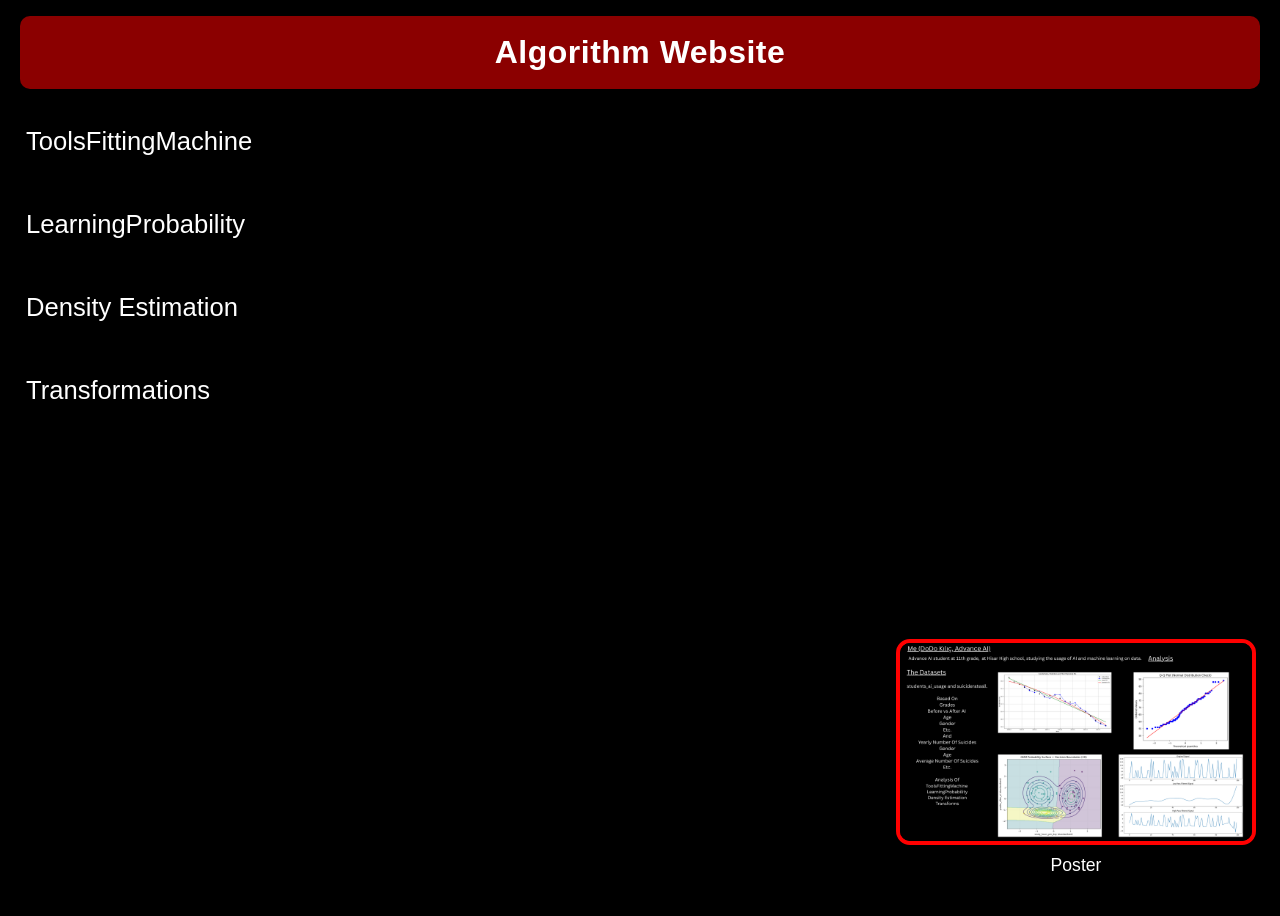
<file: algorithm.html>
<!DOCTYPE html>
<html lang="en">
<head>
  <meta charset="UTF-8" />
  <meta name="viewport" content="width=device-width, initial-scale=1.0" />
  <title>Algorithm Website</title>
  <style>
    * {
      box-sizing: border-box;
      margin: 0;
      padding: 0;
    }

    body {
      font-family: Arial, Helvetica, sans-serif;
      background: #000;
      color: #fff;
      min-height: 100vh;
      overflow-x: hidden;
    }

    .top-banner {
      width: calc(100% - 40px);
      margin: 16px 20px 0 20px;
      background: darkred;
      color: white;
      text-align: center;
      padding: 18px 12px;
      font-size: 2rem;
      font-weight: bold;
      border-radius: 10px;
      letter-spacing: 0.5px;
    }

    .page-content {
      min-height: calc(100vh - 90px);
      position: relative;
      padding: 30px 20px 20px 20px;
    }

    .left-link-panel {
      padding-top: 8px;
      padding-left: 6px;
      display: flex;
      flex-direction: column;
      gap: 54px;
      align-items: flex-start;
    }

    .tool-link {
      color: white;
      font-size: 1.6rem;
      text-decoration: none;
      font-weight: 500;
      transition: color 0.2s ease, text-shadow 0.2s ease;
    }

    .tool-link:hover {
      color: #ff4d4d;
      text-shadow: 0 0 10px rgba(255, 0, 0, 0.35);
    }

    .poster-card {
      position: fixed;
      right: 24px;
      bottom: 24px;
      width: min(360px, 32vw);
      text-align: center;
      z-index: 5;
    }

    .poster-image {
      width: 100%;
      display: block;
      border: 4px solid red;
      border-radius: 14px;
      cursor: pointer;
      transition: transform 0.25s ease, box-shadow 0.25s ease;
      background: #111;
    }

    .poster-image:hover {
      transform: scale(1.03);
      box-shadow: 0 0 22px rgba(255, 0, 0, 0.45);
    }

    .caption {
      margin-top: 10px;
      font-size: 1.1rem;
      color: white;
    }

    .overlay {
      display: none;
      position: fixed;
      inset: 0;
      background: rgba(0, 0, 0, 0.88);
      justify-content: center;
      align-items: center;
      padding: 30px;
      z-index: 999;
    }

    .overlay.active {
      display: flex;
    }

    .overlay-content {
      max-width: 92vw;
      max-height: 92vh;
      text-align: center;
    }

    .overlay img {
      max-width: 100%;
      max-height: 82vh;
      border: 5px solid red;
      border-radius: 16px;
      background: #111;
      box-shadow: 0 0 28px rgba(255, 0, 0, 0.4);
    }

    .overlay .caption {
      margin-top: 14px;
      font-size: 1.2rem;
    }

    .close-text {
      margin-top: 12px;
      font-size: 0.95rem;
      color: #ddd;
    }

    @media (max-width: 900px) {
      .poster-card {
        width: min(280px, 42vw);
        right: 16px;
        bottom: 16px;
      }

      .top-banner {
        font-size: 1.5rem;
      }

      .tool-link {
        font-size: 1.3rem;
      }
    }

    @media (max-width: 600px) {
      .poster-card {
        position: static;
        width: 100%;
        max-width: 320px;
        margin: 40px auto 0 auto;
      }

      .page-content {
        padding-bottom: 40px;
      }
    }
  </style>
</head>
<body>
  <div class="top-banner">Algorithm Website</div>

  <main class="page-content">
    <div class="left-link-panel">
      <a
        href="https://github.com/DorukKilic1/Advance-AI-Github/blob/main/Data%20Science%20Fitting"
        target="_blank"
        rel="noopener noreferrer"
        class="tool-link"
      >
        ToolsFittingMachine
      </a>

      <a
        href="https://github.com/DorukKilic1/Advance-AI-Github/blob/main/Grades.ipynb"
        target="_blank"
        rel="noopener noreferrer"
        class="tool-link"
      >
        LearningProbability
      </a>

      <a
        href="https://github.com/DorukKilic1/Advance-AI-Github/blob/main/Density%20Estimation.ipynb"
        target="_blank"
        rel="noopener noreferrer"
        class="tool-link"
      >
        Density Estimation
      </a>

      <a
        href="https://github.com/DorukKilic1/Advance-AI-Github/blob/main/presentation.ipynb"
        target="_blank"
        rel="noopener noreferrer"
        class="tool-link"
      >
        Transformations
      </a>
    </div>

    <div class="poster-card">
      <img
        src="poster.png"
        alt="Poster"
        class="poster-image"
        id="posterImage"
      />
      <div class="caption">Poster</div>
    </div>
  </main>

  <div class="overlay" id="imageOverlay">
    <div class="overlay-content">
      <img src="poster.png" alt="Poster enlarged" />
      <div class="caption">Poster</div>
      <div class="close-text">Click anywhere to close</div>
    </div>
  </div>

  <script>
    const posterImage = document.getElementById("posterImage");
    const imageOverlay = document.getElementById("imageOverlay");

    posterImage.addEventListener("click", () => {
      imageOverlay.classList.add("active");
    });

    imageOverlay.addEventListener("click", () => {
      imageOverlay.classList.remove("active");
    });
  </script>
</body>
</html>
</file>
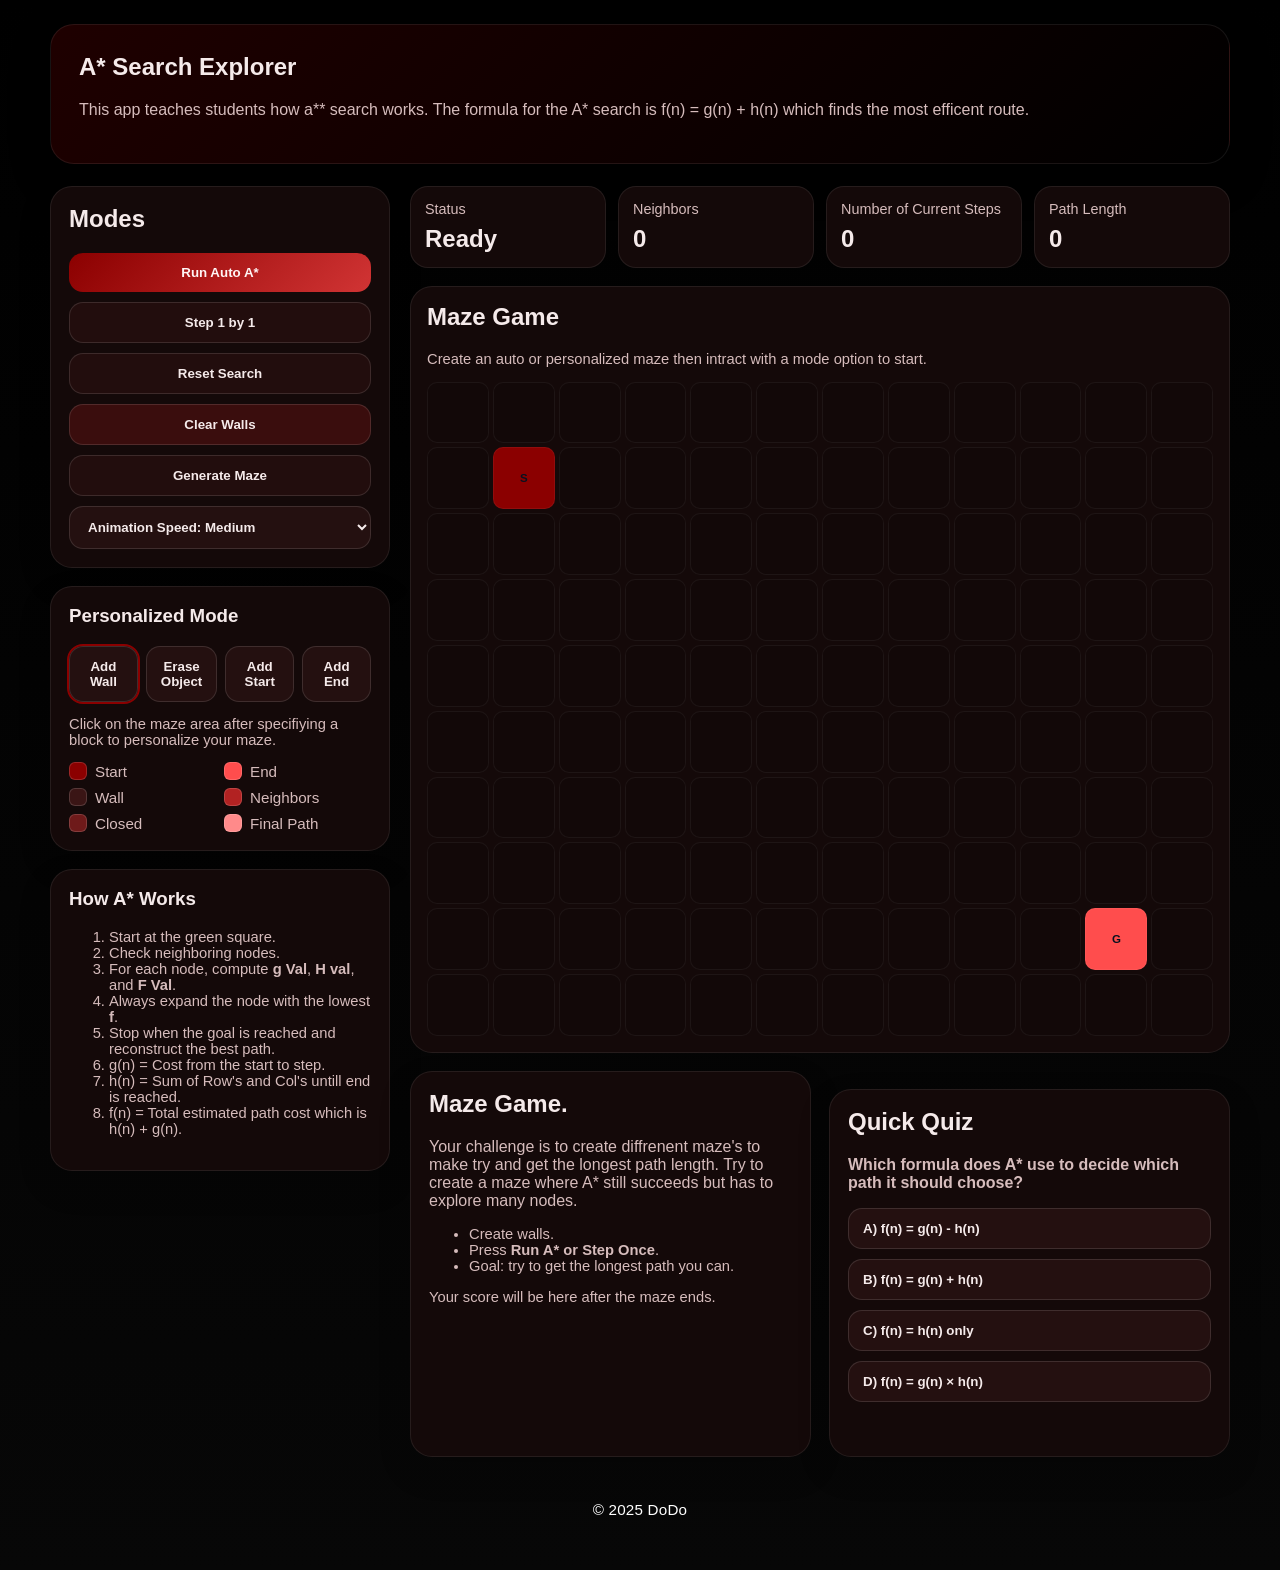
<file: astar.html>
<!DOCTYPE html><!--  https://dorukkilic1.github.io/Advance-AI-Github/astar.html  -->
<html lang="en">
<head>
  <meta charset="UTF-8" />
  <meta name="viewport" content="width=device-width, initial-scale=1.0" />
  <title>A* Search Explorer</title>
  <meta name="description" content="A website made by DoDo that teaches the A* search algorithm." />
  <style>
    :root {
      --bg: #070707;
      --panel: #140909;
      --panel-2: #241010;
      --text: #f5eaea;
      --muted: #d6bcbc;
      --accent: #8b0000;
      --accent-2: #d13434;
      --good: #ff6b6b;
      --warn: #b22222;
      --bad: #ff4d4d;
      --wall: #3a1515;
      --open: #b22222;
      --closed: #6e1a1a;
      --path: #ff8a8a;
      --start: #8b0000;
      --goal: #ff4d4d;
      --cell: #120808;
    }

    * { box-sizing: border-box; }
    body {
      margin: 0;
      font-family: Arial, Helvetica, sans-serif;
      background: linear-gradient(180deg, #000000, var(--bg));
      color: var(--text);
    }

    .container {
      width: min(1180px, 94%);
      margin: 0 auto;
      padding: 24px 0 40px;
    }

    h1, h2, h3, p { margin-top: 0; }

    .hero {
      background: linear-gradient(135deg, rgba(139,0,0,0.22), rgba(0,0,0,0.72));
      border: 1px solid rgba(255,255,255,0.08);
      border-radius: 24px;
      padding: 28px;
      margin-bottom: 22px;
      box-shadow: 0 14px 40px rgba(0,0,0,0.25);
    }

    .hero p, .panel p, .panel li { color: var(--muted); }

    .layout {
      display: grid;
      grid-template-columns: 340px 1fr;
      gap: 20px;
    }

    .panel {
      background: var(--panel);
      border: 1px solid rgba(255,255,255,0.08);
      border-radius: 22px;
      padding: 18px;
      box-shadow: 0 14px 32px rgba(0,0,0,0.2);
    }

    .panel + .panel { margin-top: 18px; }

    .controls {
      display: grid;
      gap: 10px;
    }

    button, select {
      width: 100%;
      padding: 12px 14px;
      border-radius: 14px;
      border: 1px solid rgba(255,255,255,0.12);
      background: var(--panel-2);
      color: var(--text);
      font-weight: 700;
      cursor: pointer;
    }

    button:hover, select:hover { filter: brightness(1.06); }

    .primary {
      background: linear-gradient(135deg, var(--accent), var(--accent-2));
      color: #fff5f5;
      border: none;
    }

    .secondary { background: #220d0d; }
    .danger { background: #3a0d0d; }

    .legend {
      display: grid;
      grid-template-columns: repeat(2, 1fr);
      gap: 8px;
      margin-top: 10px;
    }

    .legend-item {
      display: flex;
      align-items: center;
      gap: 8px;
      font-size: 0.95rem;
      color: var(--muted);
    }

    .swatch {
      width: 18px;
      height: 18px;
      border-radius: 6px;
      border: 1px solid rgba(255,255,255,0.15);
    }

    .workspace {
      display: grid;
      gap: 18px;
    }

    .top-cards {
      display: grid;
      grid-template-columns: repeat(4, 1fr);
      gap: 12px;
    }

    .stat {
      background: var(--panel);
      border: 1px solid rgba(255,255,255,0.08);
      border-radius: 18px;
      padding: 14px;
    }

    .stat-label {
      color: var(--muted);
      font-size: 0.9rem;
      margin-bottom: 8px;
    }

    .stat-value {
      font-size: 1.5rem;
      font-weight: 800;
    }

    .board-wrap {
      background: var(--panel);
      border: 1px solid rgba(255,255,255,0.08);
      border-radius: 22px;
      padding: 16px;
    }

    .board {
      display: grid;
      grid-template-columns: repeat(12, 1fr);
      gap: 4px;
      user-select: none;
      touch-action: manipulation;
    }

    .cell {
      aspect-ratio: 1 / 1;
      border-radius: 10px;
      background: var(--cell);
      display: flex;
      align-items: center;
      justify-content: center;
      font-size: 0.72rem;
      font-weight: 700;
      color: #08111f;
      border: 1px solid rgba(255,255,255,0.05);
      transition: transform 0.1s ease, filter 0.15s ease;
    }

    .cell:hover {
      transform: scale(1.03);
      filter: brightness(1.08);
      cursor: pointer;
    }

    .empty { background: var(--cell); color: #b7c3f0; }
    .wall { background: var(--wall); color: #c7d2fe; }
    .start { background: var(--start); }
    .goal { background: var(--goal); }
    .open { background: var(--open); }
    .closed { background: var(--closed); }
    .path { background: var(--path); }

    .info-grid {
      display: grid;
      grid-template-columns: 1fr 1fr;
      gap: 18px;
    }

    .quiz-options {
      display: grid;
      gap: 10px;
      margin-top: 12px;
    }

    .quiz-btn {
      text-align: left;
      font-weight: 600;
    }

    .feedback {
      margin-top: 12px;
      min-height: 24px;
      font-weight: 700;
    }

    .small {
      font-size: 0.92rem;
      color: var(--muted);
    }

    .tool-row {
      display: grid;
      grid-template-columns: repeat(4, 1fr);
      gap: 8px;
      margin-bottom: 14px;
    }

    .tool.active {
      outline: 2px solid var(--accent);
    }

    .footer-note {
      margin-top: 18px;
      color: #ffffff;
      font-size: 0.9rem;
      text-align: center;
    }

    .site-footer {
      text-align: center;
      color: #ffffff;
      font-size: 0.95rem;
      padding: 26px 0 12px;
      letter-spacing: 0.2px;
    }

    @media (max-width: 980px) {
      .layout, .info-grid, .top-cards { grid-template-columns: 1fr; }
      .tool-row { grid-template-columns: repeat(2, 1fr); }
    }
  </style>
</head>
<body>
  <div class="container">
    <section class="hero">
      <h1>A* Search Explorer</h1>
      <p>
        This app teaches students how a** search works. 
        The formula for the A* search is f(n) = g(n) + h(n) which finds the most efficent route.
      </p>
      <p class="small">
      </p>
    </section>

    <div class="layout">
      <aside>
        <div class="panel">
          <h2>Modes</h2>
          <div class="controls">
            <button class="primary" id="runBtn">Run Auto A*</button>
            <button class="secondary" id="stepBtn">Step 1 by 1</button>
            <button class="secondary" id="resetSearchBtn">Reset Search</button>
            <button class="danger" id="clearWallsBtn">Clear Walls</button>
            <button class="secondary" id="newMazeBtn">Generate Maze</button>
            <select id="speedSelect">
              <option value="500">Animation Speed: Slow</option>
              <option value="220" selected>Animation Speed: Medium</option>
              <option value="80">Animation Speed: Fast</option>
            </select>
          </div>
        </div>

        <div class="panel">
          <h3>Personalized Mode</h3>
          <div class="tool-row">
            <button class="tool active" data-tool="wall">Add Wall</button>
            <button class="tool" data-tool="erase">Erase Object</button>
            <button class="tool" data-tool="start">Add Start</button>
            <button class="tool" data-tool="goal">Add End</button>
          </div>
          <p class="small">Click on the maze area after specifiying a block to personalize your maze.</p>
          <div class="legend">
            <div class="legend-item"><span class="swatch" style="background: var(--start)"></span>Start</div>
            <div class="legend-item"><span class="swatch" style="background: var(--goal)"></span>End</div>
            <div class="legend-item"><span class="swatch" style="background: var(--wall)"></span>Wall</div>
            <div class="legend-item"><span class="swatch" style="background: var(--open)"></span>Neighbors</div>
            <div class="legend-item"><span class="swatch" style="background: var(--closed)"></span>Closed</div>
            <div class="legend-item"><span class="swatch" style="background: var(--path)"></span>Final Path</div>
          </div>
        </div>

        <div class="panel">
          <h3>How A* Works</h3>
          <ol class="small">
            <li>Start at the green square.</li>
            <li>Check neighboring nodes.</li>
            <li>For each node, compute <strong>g Val</strong>, <strong>H val</strong>, and <strong>F Val</strong>.</li>
            <li>Always expand the node with the lowest <strong>f</strong>.</li>
            <li>Stop when the goal is reached and reconstruct the best path.</li>
            <li>g(n) = Cost from the start to step.</li>
            <li>h(n) = Sum of Row's and Col's untill end is reached.</li>
            <li>f(n) = Total estimated path cost which is h(n) + g(n).</li>
          </ol>
        </div>
      </aside>

      <section class="workspace">
        <div class="top-cards">
          <div class="stat">
            <div class="stat-label">Status</div>
            <div class="stat-value" id="statusText">Ready</div>
          </div>
          <div class="stat">
            <div class="stat-label">Neighbors</div>
            <div class="stat-value" id="openCount">0</div>
          </div>
          <div class="stat">
            <div class="stat-label">Number of Current Steps</div>
            <div class="stat-value" id="closedCount">0</div>
          </div>
          <div class="stat">
            <div class="stat-label">Path Length</div>
            <div class="stat-value" id="pathLength">0</div>
          </div>
        </div>

        <div class="board-wrap">
          <h2>Maze Game</h2>
          <p class="small">Create an auto or personalized maze then intract with a mode option to start.</p>
          <div class="board" id="board"></div>
        </div>

        <div class="info-grid">
          <div class="panel">
            <h2>Maze Game.</h2>
            <p>
              Your challenge is to create diffrenent maze's to make try and get the longest path length.
              Try to create a maze where A* still succeeds but has to explore many nodes.
            </p>
            <ul class="small">
              <li>Create walls.</li>
              <li>Press <strong>Run A* or Step Once</strong>.</li>
              <li>Goal: try to get the longest path you can.</li>
            </ul>
            <p class="small" id="challengeResult">Your score will be here after the maze ends.</p>
          </div>

          <div class="panel">
            <h2>Quick Quiz</h2>
            <p><strong>Which formula does A* use to decide which path it should choose?</strong></p>
            <div class="quiz-options">
              <button class="quiz-btn" data-correct="false">A) f(n) = g(n) - h(n)</button>
              <button class="quiz-btn" data-correct="true">B) f(n) = g(n) + h(n)</button>
              <button class="quiz-btn" data-correct="false">C) f(n) = h(n) only</button>
              <button class="quiz-btn" data-correct="false">D) f(n) = g(n) × h(n)</button>
            </div>
            <div class="feedback" id="quizFeedback"></div>
          </div>
        </div>
      </section>
    </div>

    <p class="footer-note"></p>
    <div class="site-footer">© 2025 DoDo</div>
  </div>

  <script>
    const rows = 10;
    const cols = 12;
    const boardEl = document.getElementById('board');
    const statusText = document.getElementById('statusText');
    const openCountEl = document.getElementById('openCount');
    const closedCountEl = document.getElementById('closedCount');
    const pathLengthEl = document.getElementById('pathLength');
    const challengeResultEl = document.getElementById('challengeResult');
    const speedSelect = document.getElementById('speedSelect');

    let currentTool = 'wall';
    let running = false;
    let animationTimer = null;

    let start = { r: 1, c: 1 };
    let goal = { r: 8, c: 10 };

    let grid = [];
    let searchState = null;

    function makeCell(r, c) {
      return {
        r, c,
        wall: false,
        open: false,
        closed: false,
        path: false,
        g: Infinity,
        h: 0,
        f: Infinity,
        parent: null
      };
    }

    function initGrid() {
      grid = Array.from({ length: rows }, (_, r) =>
        Array.from({ length: cols }, (_, c) => makeCell(r, c))
      );
      searchState = null;
      updateStats();
      renderBoard();
    }

    function resetSearchMarks() {
      stopAnimation();
      for (const row of grid) {
        for (const cell of row) {
          cell.open = false;
          cell.closed = false;
          cell.path = false;
          cell.g = Infinity;
          cell.h = 0;
          cell.f = Infinity;
          cell.parent = null;
        }
      }
      searchState = null;
      statusText.textContent = 'Ready';
      challengeResultEl.textContent = 'Challenge score will appear here after the run.';
      updateStats();
      renderBoard();
    }

    function clearWalls() {
      for (const row of grid) {
        for (const cell of row) cell.wall = false;
      }
      resetSearchMarks();
    }

    function heuristic(a, b) {
      return Math.abs(a.r - b.r) + Math.abs(a.c - b.c);
    }

    function getNeighbors(cell) {
      const dirs = [[1,0],[-1,0],[0,1],[0,-1]];
      const result = [];
      for (const [dr, dc] of dirs) {
        const nr = cell.r + dr;
        const nc = cell.c + dc;
        if (nr >= 0 && nr < rows && nc >= 0 && nc < cols) {
          result.push(grid[nr][nc]);
        }
      }
      return result;
    }

    function prepareSearch() {
      resetSearchMarks();
      const startCell = grid[start.r][start.c];
      const goalCell = grid[goal.r][goal.c];
      startCell.g = 0;
      startCell.h = heuristic(start, goal);
      startCell.f = startCell.h;
      startCell.open = true;
      searchState = {
        openSet: [startCell],
        finished: false,
        found: false,
        goalCell
      };
      statusText.textContent = 'Searching';
      updateStats();
      renderBoard();
    }

    function reconstructPath(endCell) {
      let cur = endCell;
      let length = 0;
      while (cur) {
        cur.path = true;
        cur.open = false;
        cur.closed = false;
        cur = cur.parent;
        length++;
      }
      pathLengthEl.textContent = Math.max(0, length - 1);
    }

    function stepSearch() {
      if (!searchState) prepareSearch();
      if (!searchState || searchState.finished) return;

      const openSet = searchState.openSet;
      if (openSet.length === 0) {
        searchState.finished = true;
        statusText.textContent = 'No Path';
        challengeResultEl.textContent = 'No valid path. Try removing some walls.';
        stopAnimation();
        updateStats();
        renderBoard();
        return;
      }

      openSet.sort((a, b) => a.f - b.f || a.h - b.h);
      const current = openSet.shift();
      current.open = false;
      current.closed = true;

      if (current.r === goal.r && current.c === goal.c) {
        searchState.finished = true;
        searchState.found = true;
        reconstructPath(current);
        statusText.textContent = 'Path Found';
        const visited = countCells('closed');
        const pathLen = Number(pathLengthEl.textContent);
        challengeResultEl.textContent = `Success. Challenge score: ${visited + pathLen}. You made A* visit ${visited} nodes and the path length is ${pathLen}.`;
        stopAnimation();
        updateStats();
        renderBoard();
        return;
      }

      for (const neighbor of getNeighbors(current)) {
        if (neighbor.wall || neighbor.closed) continue;

        const tentativeG = current.g + 1;
        if (tentativeG < neighbor.g) {
          neighbor.parent = current;
          neighbor.g = tentativeG;
          neighbor.h = heuristic(neighbor, goal);
          neighbor.f = neighbor.g + neighbor.h;

          if (!neighbor.open) {
            neighbor.open = true;
            openSet.push(neighbor);
          }
        }
      }

      updateStats();
      renderBoard();
    }

    function runAnimated() {
      if (running) return;
      if (!searchState) prepareSearch();
      running = true;
      const delay = Number(speedSelect.value);
      animationTimer = setInterval(() => {
        if (!searchState || searchState.finished) {
          stopAnimation();
          return;
        }
        stepSearch();
      }, delay);
    }

    function stopAnimation() {
      running = false;
      if (animationTimer) clearInterval(animationTimer);
      animationTimer = null;
    }

    function countCells(kind) {
      let count = 0;
      for (const row of grid) {
        for (const cell of row) {
          if (cell[kind]) count++;
        }
      }
      return count;
    }

    function updateStats() {
      openCountEl.textContent = countCells('open');
      closedCountEl.textContent = countCells('closed');
      if (statusText.textContent !== 'Path Found') {
        pathLengthEl.textContent = countCells('path') > 0 ? countCells('path') - 1 : 0;
      }
    }

    function classForCell(cell) {
      if (cell.r === start.r && cell.c === start.c) return 'start';
      if (cell.r === goal.r && cell.c === goal.c) return 'goal';
      if (cell.path) return 'path';
      if (cell.wall) return 'wall';
      if (cell.closed) return 'closed';
      if (cell.open) return 'open';
      return 'empty';
    }

    function labelForCell(cell) {
      if (cell.r === start.r && cell.c === start.c) return 'S';
      if (cell.r === goal.r && cell.c === goal.c) return 'G';
      if (cell.open || cell.closed) return Math.round(cell.f);
      return '';
    }

    function renderBoard() {
      boardEl.innerHTML = '';
      for (let r = 0; r < rows; r++) {
        for (let c = 0; c < cols; c++) {
          const cell = grid[r][c];
          const div = document.createElement('div');
          div.className = `cell ${classForCell(cell)}`;
          div.textContent = labelForCell(cell);
          div.addEventListener('click', () => handleCellClick(r, c));
          boardEl.appendChild(div);
        }
      }
    }

    function handleCellClick(r, c) {
      if (running) return;
      const cell = grid[r][c];
      resetSearchMarks();

      if (currentTool === 'wall') {
        if ((r === start.r && c === start.c) || (r === goal.r && c === goal.c)) return;
        cell.wall = !cell.wall;
      } else if (currentTool === 'erase') {
        cell.wall = false;
      } else if (currentTool === 'start') {
        if (cell.wall || (r === goal.r && c === goal.c)) return;
        start = { r, c };
      } else if (currentTool === 'goal') {
        if (cell.wall || (r === start.r && c === start.c)) return;
        goal = { r, c };
      }

      renderBoard();
    }

    function generateMaze() {
      stopAnimation();
      for (const row of grid) {
        for (const cell of row) {
          cell.wall = false;
        }
      }

      for (let r = 0; r < rows; r++) {
        for (let c = 0; c < cols; c++) {
          const isStartOrGoal = (r === start.r && c === start.c) || (r === goal.r && c === goal.c);
          if (!isStartOrGoal && Math.random() < 0.26) {
            grid[r][c].wall = true;
          }
        }
      }

      // Clear a rough corridor to increase chance of solvability
      for (let c = Math.min(start.c, goal.c); c <= Math.max(start.c, goal.c); c++) grid[start.r][c].wall = false;
      for (let r = Math.min(start.r, goal.r); r <= Math.max(start.r, goal.r); r++) grid[r][goal.c].wall = false;

      resetSearchMarks();
    }

    document.getElementById('runBtn').addEventListener('click', runAnimated);
    document.getElementById('stepBtn').addEventListener('click', () => {
      stopAnimation();
      stepSearch();
    });
    document.getElementById('resetSearchBtn').addEventListener('click', resetSearchMarks);
    document.getElementById('clearWallsBtn').addEventListener('click', clearWalls);
    document.getElementById('newMazeBtn').addEventListener('click', generateMaze);

    document.querySelectorAll('.tool').forEach(btn => {
      btn.addEventListener('click', () => {
        document.querySelectorAll('.tool').forEach(b => b.classList.remove('active'));
        btn.classList.add('active');
        currentTool = btn.dataset.tool;
      });
    });

    document.querySelectorAll('.quiz-btn').forEach(btn => {
      if (btn.classList.contains('extra-quiz') || btn.classList.contains('extra-quiz-2')) return;
      btn.addEventListener('click', () => {
        const correct = btn.dataset.correct === 'true';
        const feedback = document.getElementById('quizFeedback');
        if (correct) {
          feedback.textContent = 'Correct. A* uses f(n) = g(n) + h(n).';
          feedback.style.color = 'var(--good)';
        } else {
          feedback.textContent = 'Not quite. A* adds the real cost so far and the estimated cost to the goal.';
          feedback.style.color = 'var(--bad)';
        }
      });
    });

    document.querySelectorAll('.extra-quiz').forEach(btn => {
      btn.addEventListener('click', () => {
        const feedback = document.getElementById('quizFeedback2');
        if (btn.dataset.answer === 'correct') {
          feedback.textContent = 'Correct. After the first move, g(n) = 1.';
          feedback.style.color = 'var(--good)';
        } else {
          feedback.textContent = 'Try again. g(n) is the cost so far, so after one move it is 1.';
          feedback.style.color = 'var(--bad)';
        }
      });
    });

    document.querySelectorAll('.extra-quiz-2').forEach(btn => {
      btn.addEventListener('click', () => {
        const feedback = document.getElementById('quizFeedback3');
        if (btn.dataset.answer === 'correct') {
          feedback.textContent = 'Correct. h(n) = 10 in that step using Manhattan distance.';
          feedback.style.color = 'var(--good)';
        } else {
          feedback.textContent = 'Not yet. The row difference and column difference add to 10.';
          feedback.style.color = 'var(--bad)';
        }
      });
    });

    initGrid();
  </script>
</body>
</html>
</file>
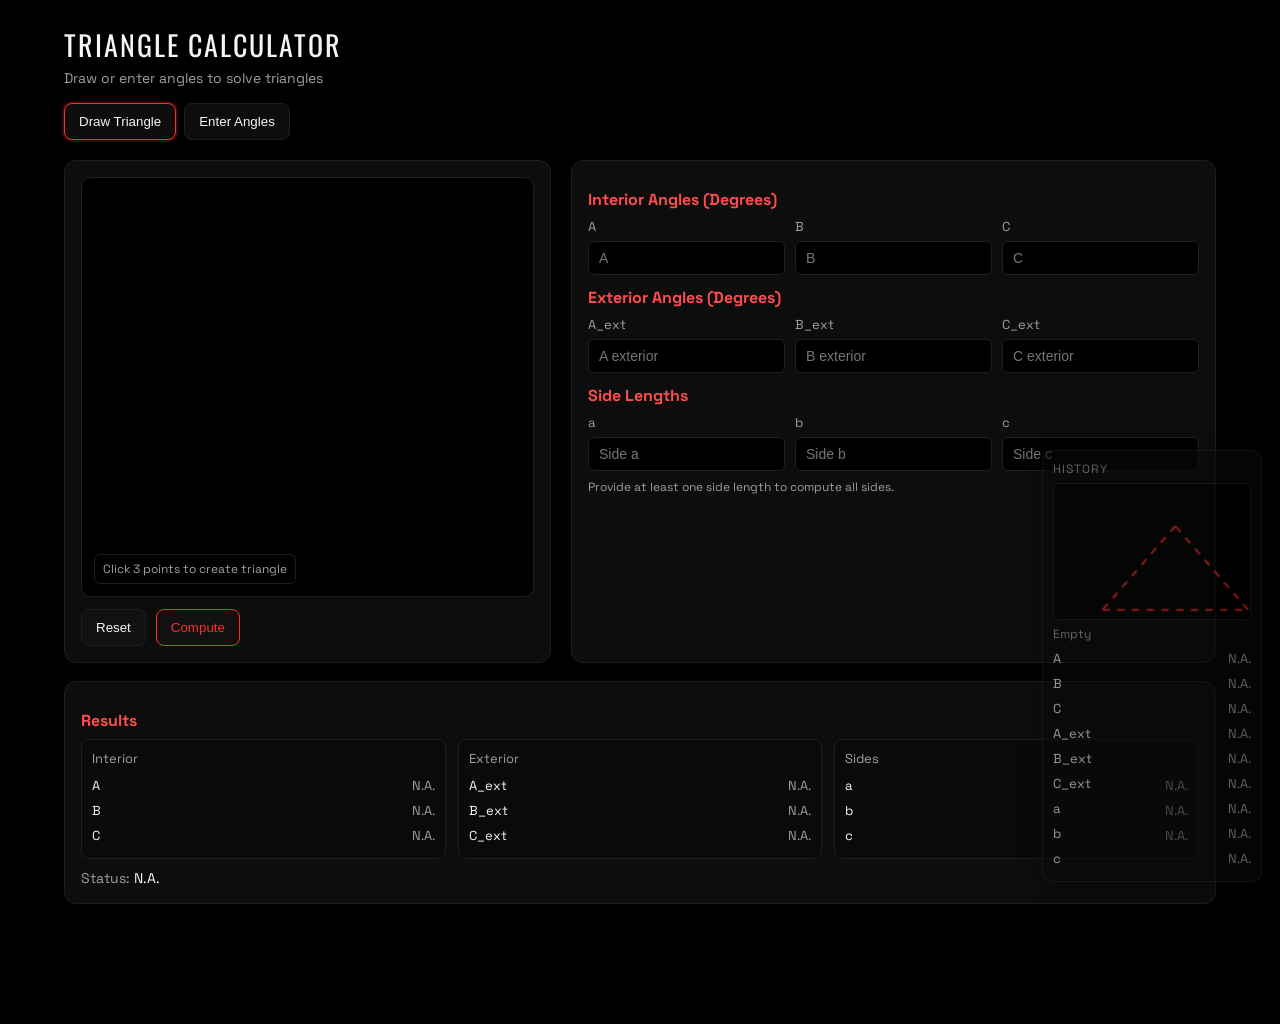
<file: triangle.html>
<!doctype html>
<html lang="en">
<head>
  <meta charset="utf-8" />
  <meta name="viewport" content="width=device-width, initial-scale=1" />
  <title>Triangle Design Fabrication</title>
  <link rel="stylesheet" href="triangle.css" />
</head>
<body>
  <div class="app">
    <header class="app-header">
      <div class="title">Triangle Calculator</div>
      <div class="subtitle">Draw or enter angles to solve triangles</div>
    </header>

    <div class="mode-toggle">
      <button id="modeDraw" class="toggle active">Draw Triangle</button>
      <button id="modeAngles" class="toggle">Enter Angles</button>
    </div>

    <div class="content">
      <section class="canvas-section">
        <div class="canvas-wrap">
          <canvas id="triangleCanvas"></canvas>
          <div id="canvasHint" class="canvas-hint">Click 3 points to create triangle</div>
        </div>
        <div class="canvas-controls">
          <button id="resetBtn" class="btn">Reset</button>
          <button id="computeBtn" class="btn primary">Compute</button>
        </div>
      </section>

      <section class="input-section">
        <div id="drawInfo" class="form-block hidden">
          <h3>Draw Mode</h3>
          <p>Place three points on the canvas. The triangle will be measured in pixels.</p>
        </div>

        <div id="angleForm" class="form-block">
          <h3>Interior Angles (Degrees)</h3>
          <div class="grid">
            <label>A <input id="inA" type="number" step="0.1" placeholder="A" /></label>
            <label>B <input id="inB" type="number" step="0.1" placeholder="B" /></label>
            <label>C <input id="inC" type="number" step="0.1" placeholder="C" /></label>
          </div>

          <h3>Exterior Angles (Degrees)</h3>
          <div class="grid">
            <label>A_ext <input id="inAext" type="number" step="0.1" placeholder="A exterior" /></label>
            <label>B_ext <input id="inBext" type="number" step="0.1" placeholder="B exterior" /></label>
            <label>C_ext <input id="inCext" type="number" step="0.1" placeholder="C exterior" /></label>
          </div>

          <h3>Side Lengths</h3>
          <div class="grid">
            <label>a <input id="inSideA" type="number" step="0.1" placeholder="Side a" /></label>
            <label>b <input id="inSideB" type="number" step="0.1" placeholder="Side b" /></label>
            <label>c <input id="inSideC" type="number" step="0.1" placeholder="Side c" /></label>
          </div>
          <div class="note">Provide at least one side length to compute all sides.</div>
        </div>
      </section>
    </div>

    <section class="results">
      <h3>Results</h3>
      <div class="results-grid">
        <div class="results-block">
          <div class="block-title">Interior</div>
          <div class="res-row"><span>A</span><span class="value" data-field="A">N.A.</span></div>
          <div class="res-row"><span>B</span><span class="value" data-field="B">N.A.</span></div>
          <div class="res-row"><span>C</span><span class="value" data-field="C">N.A.</span></div>
        </div>

        <div class="results-block">
          <div class="block-title">Exterior</div>
          <div class="res-row"><span>A_ext</span><span class="value" data-field="Aext">N.A.</span></div>
          <div class="res-row"><span>B_ext</span><span class="value" data-field="Bext">N.A.</span></div>
          <div class="res-row"><span>C_ext</span><span class="value" data-field="Cext">N.A.</span></div>
        </div>

        <div class="results-block">
          <div class="block-title">Sides</div>
          <div class="res-row"><span>a</span><span class="value" data-field="a">N.A.</span></div>
          <div class="res-row"><span>b</span><span class="value" data-field="b">N.A.</span></div>
          <div class="res-row"><span>c</span><span class="value" data-field="c">N.A.</span></div>
        </div>
      </div>
      <div class="status-line">Status: <span id="statusValue">N.A.</span></div>
    </section>
  </div>

  <div id="historyPanel" class="history empty" title="History is empty">
    <div class="history-title">History</div>
    <canvas id="historyCanvas" width="160" height="110"></canvas>
    <div id="historyMeta" class="history-meta">Empty</div>
    <div class="history-values">
      <div class="h-row"><span>A</span><span class="h-value" data-history-field="A">N.A.</span></div>
      <div class="h-row"><span>B</span><span class="h-value" data-history-field="B">N.A.</span></div>
      <div class="h-row"><span>C</span><span class="h-value" data-history-field="C">N.A.</span></div>
      <div class="h-row"><span>A_ext</span><span class="h-value" data-history-field="Aext">N.A.</span></div>
      <div class="h-row"><span>B_ext</span><span class="h-value" data-history-field="Bext">N.A.</span></div>
      <div class="h-row"><span>C_ext</span><span class="h-value" data-history-field="Cext">N.A.</span></div>
      <div class="h-row"><span>a</span><span class="h-value" data-history-field="a">N.A.</span></div>
      <div class="h-row"><span>b</span><span class="h-value" data-history-field="b">N.A.</span></div>
      <div class="h-row"><span>c</span><span class="h-value" data-history-field="c">N.A.</span></div>
    </div>
  </div>

  <script src="triangle.js"></script>
</body>
</html>
</file>
<file: triangle.css>
@import url('https://fonts.googleapis.com/css2?family=Space+Grotesk:wght@400;600;700&family=Oswald:wght@400;600&display=swap');

:root {
  --bg: #000000;
  --panel: #0d0d0d;
  --panel-2: #111111;
  --fg: #f5f5f5;
  --muted: #9aa0a6;
  --red: #ff2d2d;
  --red-2: #ff4d4d;
  --border: #1f1f1f;
}

* {
  box-sizing: border-box;
}

body {
  margin: 0;
  font-family: "Space Grotesk", "Oswald", sans-serif;
  background: var(--bg);
  color: var(--fg);
}

.app {
  max-width: 1200px;
  margin: 0 auto;
  padding: 24px 24px 120px;
}

.app-header {
  display: flex;
  flex-direction: column;
  gap: 4px;
  margin-bottom: 16px;
}

.title {
  font-family: "Oswald", "Space Grotesk", sans-serif;
  text-transform: uppercase;
  letter-spacing: 2px;
  font-size: 28px;
}

.subtitle {
  color: var(--muted);
  font-size: 14px;
}

.mode-toggle {
  display: flex;
  gap: 8px;
  margin: 16px 0 20px;
}

.toggle {
  background: var(--panel);
  color: var(--fg);
  border: 1px solid var(--border);
  padding: 10px 14px;
  cursor: pointer;
  transition: all 0.2s ease;
  border-radius: 8px;
}

.toggle.active {
  border-color: var(--red);
  box-shadow: 0 0 0 2px rgba(255, 45, 45, 0.2);
}

.content {
  display: grid;
  grid-template-columns: 1.2fr 1fr;
  gap: 20px;
}

.canvas-section {
  background: var(--panel);
  border: 1px solid var(--border);
  border-radius: 12px;
  padding: 16px;
  display: flex;
  flex-direction: column;
  gap: 12px;
}

.canvas-wrap {
  position: relative;
  width: 100%;
  height: 420px;
  border: 1px solid var(--border);
  border-radius: 10px;
  overflow: hidden;
  background: #000;
}

#triangleCanvas {
  width: 100%;
  height: 100%;
  display: block;
  background: #000;
}

.canvas-hint {
  position: absolute;
  bottom: 12px;
  left: 12px;
  color: var(--muted);
  font-size: 12px;
  background: rgba(0, 0, 0, 0.6);
  padding: 6px 8px;
  border-radius: 6px;
  border: 1px solid var(--border);
}

.canvas-controls {
  display: flex;
  gap: 10px;
}

.btn {
  background: var(--panel-2);
  border: 1px solid var(--border);
  color: var(--fg);
  padding: 10px 14px;
  border-radius: 8px;
  cursor: pointer;
  transition: 0.2s ease;
}

.btn.primary {
  border-color: var(--red);
  color: var(--red);
}

.btn:hover,
.toggle:hover {
  transform: translateY(-1px);
}

.input-section {
  background: var(--panel);
  border: 1px solid var(--border);
  border-radius: 12px;
  padding: 16px;
}

.form-block {
  display: block;
}

.form-block.hidden {
  display: none;
}

h3 {
  margin: 12px 0 8px;
  font-size: 16px;
  color: var(--red-2);
}

.grid {
  display: grid;
  grid-template-columns: repeat(3, 1fr);
  gap: 10px;
}

label {
  display: flex;
  flex-direction: column;
  font-size: 13px;
  color: var(--muted);
  gap: 6px;
}

input {
  background: #000;
  border: 1px solid var(--border);
  color: var(--fg);
  padding: 8px 10px;
  border-radius: 6px;
  font-size: 14px;
}

.note {
  margin-top: 8px;
  font-size: 12px;
  color: var(--muted);
}

.results {
  margin-top: 18px;
  background: var(--panel);
  border: 1px solid var(--border);
  border-radius: 12px;
  padding: 16px;
}

.results-grid {
  display: grid;
  grid-template-columns: repeat(3, minmax(0, 1fr));
  gap: 12px;
}

.results-block {
  background: #0a0a0a;
  border: 1px solid var(--border);
  border-radius: 8px;
  padding: 10px;
}

.block-title {
  font-size: 13px;
  color: var(--muted);
  margin-bottom: 6px;
}

.res-row,
.h-row {
  display: flex;
  justify-content: space-between;
  font-size: 13px;
  padding: 4px 0;
}

.value,
.h-value {
  color: var(--fg);
}

.value.na,
.h-value.na {
  color: var(--muted);
}

.value.bad,
.h-value.bad {
  color: var(--red-2);
}

.status-line {
  margin-top: 10px;
  font-size: 14px;
  color: var(--muted);
}

#statusValue {
  color: var(--fg);
}

.history {
  position: fixed;
  right: 18px;
  bottom: 18px;
  width: 220px;
  background: rgba(10, 10, 10, 0.95);
  border: 1px solid var(--border);
  border-radius: 10px;
  padding: 10px;
  box-shadow: 0 8px 24px rgba(0, 0, 0, 0.5);
  font-size: 12px;
  cursor: pointer;
  z-index: 10;
}

.history.empty {
  opacity: 0.6;
  cursor: default;
}

.history-title {
  font-size: 12px;
  text-transform: uppercase;
  letter-spacing: 1px;
  color: var(--muted);
  margin-bottom: 6px;
}

#historyCanvas {
  width: 100%;
  background: #000;
  border: 1px solid var(--border);
  border-radius: 6px;
  display: block;
  margin-bottom: 6px;
}

.history-meta {
  color: var(--muted);
  margin-bottom: 4px;
}

@media (max-width: 980px) {
  .content {
    grid-template-columns: 1fr;
  }
  .history {
    width: 200px;
  }
}
</file>
